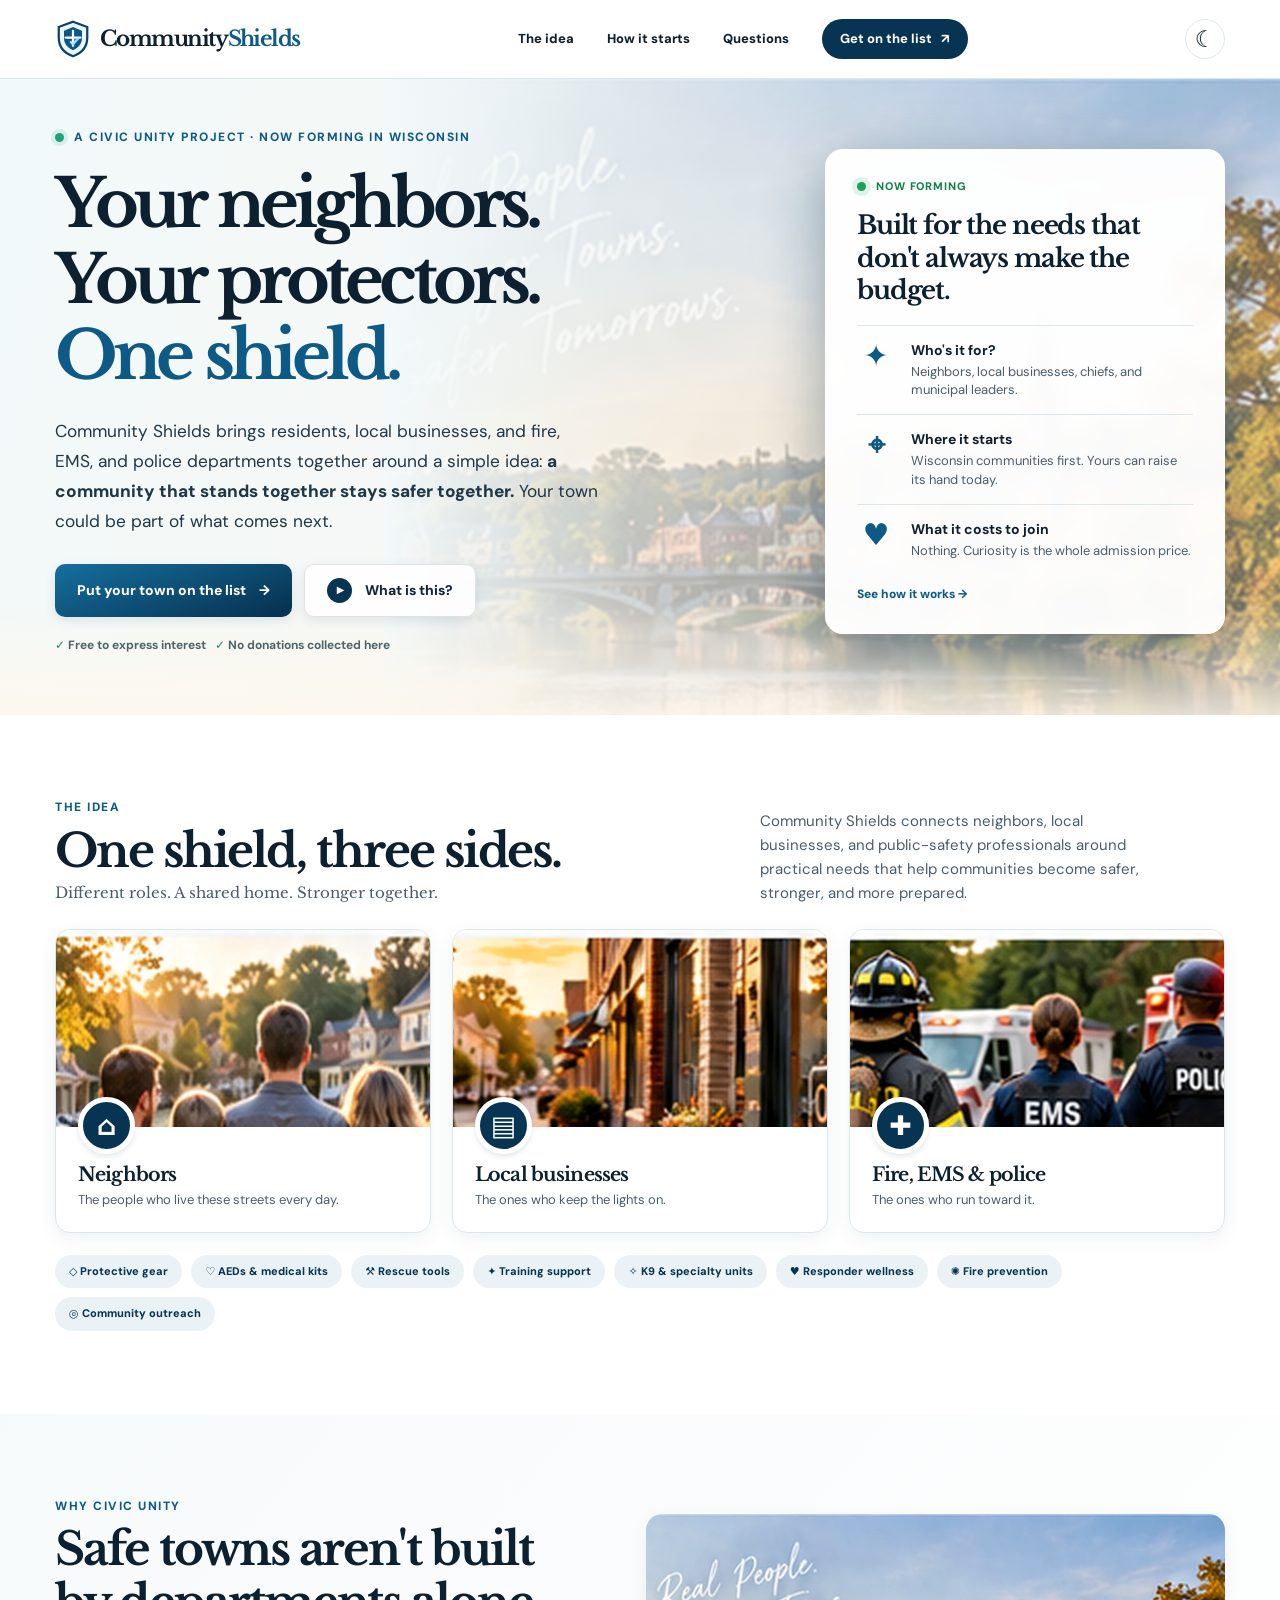
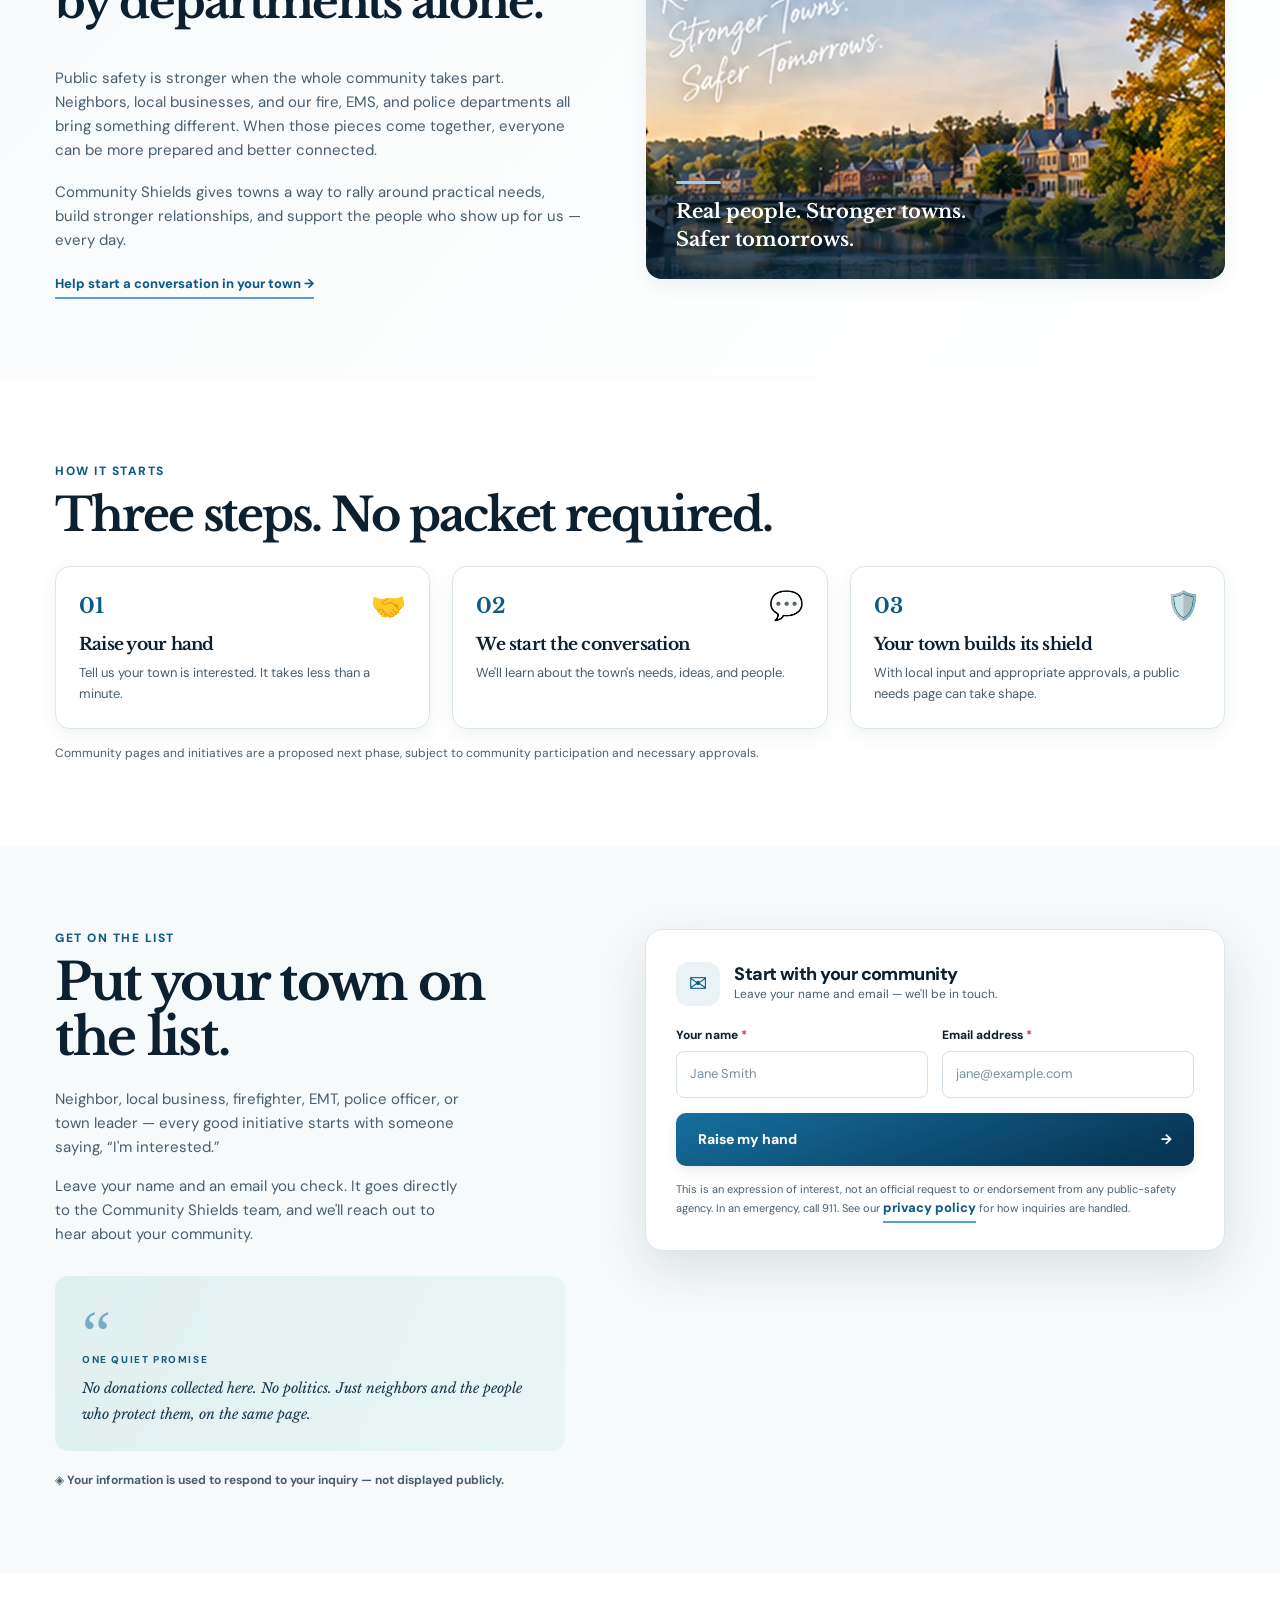
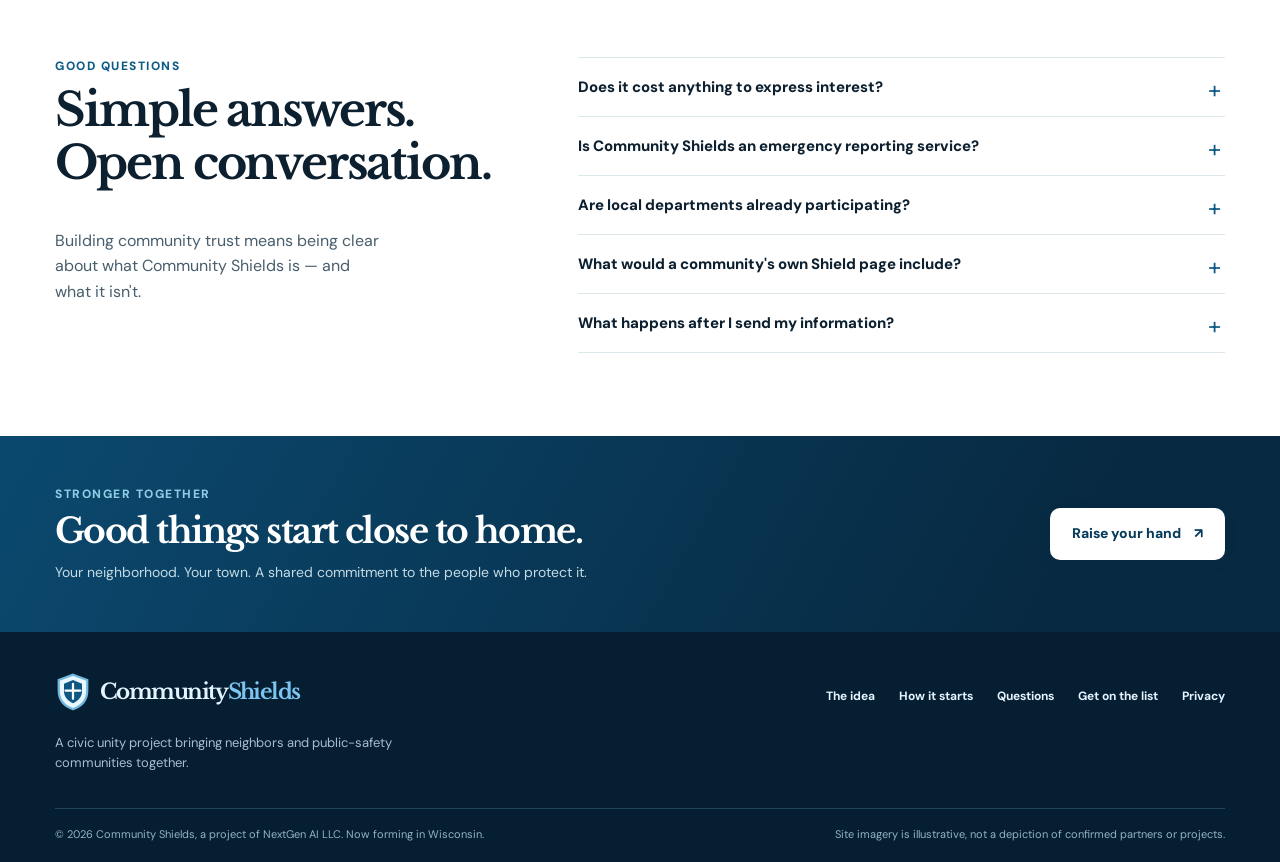
<file: index.html>
<!doctype html>
<html lang="en" data-theme="light">
<head>
  <meta charset="utf-8">
  <meta name="viewport" content="width=device-width,initial-scale=1">
  <meta name="theme-color" content="#123651">
  <meta name="description" content="Community Shields brings neighbors, local businesses, and fire, EMS and police leaders together to support practical public-safety needs. Help bring a Community Shield to your Wisconsin town.">
  <meta property="og:title" content="Community Shields | Stronger towns. Safer tomorrows.">
  <meta property="og:description" content="Your neighbors. Your protectors. One shield. Now forming in Wisconsin.">
  <meta property="og:type" content="website">
  <meta property="og:image" content="https://communityshields.com/assets/og-image.jpg">
  <meta property="og:image:width" content="1200">
  <meta property="og:image:height" content="630">
  <meta property="og:url" content="https://communityshields.com/">
  <meta property="og:image:alt" content="Illustrative riverfront town and bridge at sunset">
  <link rel="canonical" href="https://communityshields.com/">
  <meta name="twitter:card" content="summary_large_image">
  <meta name="twitter:title" content="Community Shields | Stronger towns. Safer tomorrows.">
  <meta name="twitter:description" content="Your neighbors. Your protectors. One shield. Now forming in Wisconsin.">
  <meta name="twitter:image" content="https://communityshields.com/assets/og-image.jpg">
  <script type="application/ld+json">
  {"@context": "https://schema.org", "@type": "Organization", "name": "Community Shields", "url": "https://communityshields.com/", "logo": "https://communityshields.com/favicon.svg", "description": "A civic unity project bringing neighbors, local businesses, and fire, EMS, and police departments together around practical public-safety needs. Now forming in Wisconsin.", "email": "hello@nextgenerationai360.com", "areaServed": {"@type": "State", "name": "Wisconsin"}}
  </script>
  <title>Community Shields | Your neighbors. Your protectors. One shield.</title>
  <link rel="icon" href="./favicon.svg" type="image/svg+xml">
  <link rel="apple-touch-icon" href="./apple-touch-icon.png">
  <link rel="preload" as="image" href="./assets/river-town.webp" type="image/webp" fetchpriority="high">
  <link rel="preconnect" href="https://fonts.googleapis.com">
  <link rel="preconnect" href="https://fonts.gstatic.com" crossorigin>
  <link href="https://fonts.googleapis.com/css2?family=DM+Sans:wght@400;500;600;700;800&family=Libre+Baskerville:wght@400;700&display=swap" rel="stylesheet">
  <link rel="stylesheet" href="./styles.css">
</head>
<body>
<a class="skip" href="#main">Skip to content</a>
<header class="site-header">
  <div class="container nav-row">
    <a class="brand" href="#top" aria-label="Community Shields home">
      <svg class="logo" viewBox="0 0 48 52" aria-hidden="true"><path d="M24 3 43 10v14c0 12.5-7.6 21-19 25C12.6 45 5 36.5 5 24V10L24 3Z" fill="#eaf7ff" stroke="#0f4266" stroke-width="3"/><path d="M24 10 36 15v10c0 7-4.5 12.6-12 16-7.5-3.4-12-9-12-16V15l12-5Z" fill="#0e5784"/><path d="M24 15v20M14 24h20" stroke="#fff" stroke-width="3" stroke-linecap="round"/><path d="m21 30 3 3 7-8" fill="none" stroke="#a3e1ff" stroke-width="3" stroke-linecap="round" stroke-linejoin="round"/></svg>
      <span>Community<span class="brand-accent">Shields</span></span>
    </a>
    <nav id="primary-nav" class="nav-links" aria-label="Main navigation">
      <a href="#idea">The idea</a><a href="#start">How it starts</a><a href="#questions">Questions</a><a href="#list" class="nav-cta">Get on the list <span aria-hidden="true">↗</span></a>
    </nav>
    <div class="header-actions">
      <button class="theme-btn" id="theme-toggle" type="button" aria-label="Switch to dark theme" aria-pressed="false"><span id="theme-icon" aria-hidden="true">☾</span></button>
      <button class="menu-btn" id="menu-toggle" type="button" aria-label="Open navigation" aria-controls="primary-nav" aria-expanded="false"><span></span><span></span><span></span></button>
    </div>
  </div>
</header>
<main id="main">
<section id="top" class="hero">
  <div class="hero-hills" aria-hidden="true"></div>
  <div class="container hero-layout">
    <div class="hero-copy">
      <div class="eyebrow"><span class="eyebrow-dot"></span>A civic unity project · Now forming in Wisconsin</div>
      <h1>Your neighbors.<br>Your protectors.<br><em>One shield.</em></h1>
      <p>Community Shields brings residents, local businesses, and fire, EMS, and police departments together around a simple idea: <strong>a community that stands together stays safer together.</strong> Your town could be part of what comes next.</p>
      <div class="hero-buttons"><a href="#list" class="button primary">Put your town on the list <span aria-hidden="true">→</span></a><a href="#idea" class="button secondary"><span class="play" aria-hidden="true">▶</span> What is this?</a></div>
      <p class="micro-trust"><span aria-hidden="true">✓</span> Free to express interest &nbsp; <span aria-hidden="true">✓</span> No donations collected here</p>
    </div>
    <aside class="signal-card" aria-label="Project status">
      <div class="status"><span class="pulse"></span> Now forming</div>
      <h2>Built for the needs that don't always make the budget.</h2>
      <div class="signal-item"><span class="signal-ico" aria-hidden="true">✦</span><div><strong>Who's it for?</strong><p>Neighbors, local businesses, chiefs, and municipal leaders.</p></div></div>
      <div class="signal-item"><span class="signal-ico" aria-hidden="true">⌖</span><div><strong>Where it starts</strong><p>Wisconsin communities first. Yours can raise its hand today.</p></div></div>
      <div class="signal-item"><span class="signal-ico" aria-hidden="true">♥</span><div><strong>What it costs to join</strong><p>Nothing. Curiosity is the whole admission price.</p></div></div>
      <a href="#start" class="signal-link">See how it works <span aria-hidden="true">→</span></a>
    </aside>
  </div>
</section>
<section id="idea" class="section ideas">
  <div class="container">
    <div class="intro-row"><div><p class="kicker">The idea</p><h2>One shield, three sides.</h2><p class="subheading">Different roles. A shared home. Stronger together.</p></div><p class="intro-summary">Community Shields connects neighbors, local businesses, and public-safety professionals around practical needs that help communities become safer, stronger, and more prepared.</p></div>
    <div class="feature-grid">
      <article class="feature-card"><img loading="lazy" src="./assets/neighbors.webp" width="900" height="280" alt="Illustrative neighborhood scene with community members"/><div class="feature-inner"><span class="feature-icon" aria-hidden="true">⌂</span><h3>Neighbors</h3><p>The people who live these streets every day.</p></div></article>
      <article class="feature-card"><img loading="lazy" src="./assets/business.webp" width="720" height="296" alt="Illustrative small-town local storefront"/><div class="feature-inner"><span class="feature-icon" aria-hidden="true">▤</span><h3>Local businesses</h3><p>The ones who keep the lights on.</p></div></article>
      <article class="feature-card"><img loading="lazy" src="./assets/responders.webp" width="720" height="296" alt="Illustration of firefighters, EMS and police first responders"/><div class="feature-inner"><span class="feature-icon" aria-hidden="true">✚</span><h3>Fire, EMS &amp; police</h3><p>The ones who run toward it.</p></div></article>
    </div>
    <div class="support-pills" aria-label="Examples of potential community support"><span>◇ Protective gear</span><span>♡ AEDs &amp; medical kits</span><span>⚒ Rescue tools</span><span>✦ Training support</span><span>✧ K9 &amp; specialty units</span><span>♥ Responder wellness</span><span>✺ Fire prevention</span><span>◎ Community outreach</span></div>
  </div>
</section>
<section class="section story">
  <div class="container story-grid"><div class="story-copy"><p class="kicker">Why civic unity</p><h2>Safe towns aren't built by departments alone.</h2><p>Public safety is stronger when the whole community takes part. Neighbors, local businesses, and our fire, EMS, and police departments all bring something different. When those pieces come together, everyone can be more prepared and better connected.</p><p>Community Shields gives towns a way to rally around practical needs, build stronger relationships, and support the people who show up for us — every day.</p><a class="underlink" href="#list">Help start a conversation in your town <span aria-hidden="true">→</span></a></div><div class="story-photo"><img loading="lazy" src="./assets/river-town.webp" width="1250" height="690" alt="Illustrative riverfront town and bridge at sunset; not a photograph of a specific community"/><div class="photo-caption"><span class="little-line"></span>Real people. Stronger towns.<br>Safer tomorrows.</div></div></div>
</section>
<section id="start" class="section process"><div class="container"><p class="kicker">How it starts</p><h2>Three steps. No packet required.</h2><div class="steps">
  <article class="step"><div class="step-top"><span class="step-num">01</span><span class="step-emoji" aria-hidden="true">🤝</span></div><h3>Raise your hand</h3><p>Tell us your town is interested. It takes less than a minute.</p></article>
  <article class="step"><div class="step-top"><span class="step-num">02</span><span class="step-emoji" aria-hidden="true">💬</span></div><h3>We start the conversation</h3><p>We'll learn about the town's needs, ideas, and people.</p></article>
  <article class="step"><div class="step-top"><span class="step-num">03</span><span class="step-emoji" aria-hidden="true">🛡️</span></div><h3>Your town builds its shield</h3><p>With local input and appropriate approvals, a public needs page can take shape.</p></article>
</div><p class="process-note">Community pages and initiatives are a proposed next phase, subject to community participation and necessary approvals.</p></div></section>
<section id="list" class="section join"><div class="container join-grid"><div class="join-copy"><p class="kicker">Get on the list</p><h2>Put your town on the list.</h2><p>Neighbor, local business, firefighter, EMT, police officer, or town leader — every good initiative starts with someone saying, “I'm interested.”</p><p>Leave your name and an email you check. It goes directly to the Community Shields team, and we'll reach out to hear about your community.</p><blockquote><span class="quote-mark">“</span><span class="quote-eyebrow">One quiet promise</span><p>No donations collected here. No politics. Just neighbors and the people who protect them, on the same page.</p></blockquote><div class="contact-trust"><span aria-hidden="true">◈</span> Your information is used to respond to your inquiry — not displayed publicly.</div></div>
  <div class="form-card">
    <div class="form-topline"><span class="form-ring">✉</span><div><h3>Start with your community</h3><p>Leave your name and email — we'll be in touch.</p></div></div>
    <form id="interest-form" action="https://formspree.io/f/mvkapjjd" method="POST" novalidate>
      <input type="hidden" name="_subject" value="New Community Shields interest inquiry">
      <div class="trap" aria-hidden="true"><label for="website">Leave this field blank</label><input id="website" name="_gotcha" type="text" autocomplete="off" tabindex="-1"></div>
      <div class="fields-two"><div class="field"><label for="name">Your name <span aria-hidden="true">*</span></label><input id="name" name="name" type="text" autocomplete="name" placeholder="Jane Smith" minlength="2" maxlength="120" required></div><div class="field"><label for="email">Email address <span aria-hidden="true">*</span></label><input id="email" name="email" type="email" autocomplete="email" placeholder="jane@example.com" maxlength="254" required></div></div>
      <button class="button primary submit" id="submit-button" type="submit"><span id="submit-label">Raise my hand</span><span aria-hidden="true" id="submit-arrow">→</span></button>
      <div class="form-feedback" id="form-feedback" role="status" aria-live="polite" hidden></div>
      
      <p class="fineprint">This is an expression of interest, not an official request to or endorsement from any public-safety agency. In an emergency, call 911. See our <a class="underlink" href="/privacy">privacy policy</a> for how inquiries are handled.</p>
    </form>
  </div>
</div></section>
<section id="questions" class="section faq"><div class="container faq-grid"><div><p class="kicker">Good questions</p><h2>Simple answers.<br>Open conversation.</h2><p class="faq-lede">Building community trust means being clear about what Community Shields is — and what it isn't.</p></div><div class="faqs"><details><summary>Does it cost anything to express interest?</summary><p>No. Joining this interest list is free, and this website does not accept donations or payments.</p></details><details><summary>Is Community Shields an emergency reporting service?</summary><p>No. This site is for civic collaboration and potential public-safety support projects. For emergencies, call 911 or your local emergency number.</p></details><details><summary>Are local departments already participating?</summary><p>Community Shields is forming. Interest submissions are not proof of any department's approval, affiliation, funding, or partnership. Collaborations would be confirmed directly with participating organizations.</p></details><details><summary>What would a community's own Shield page include?</summary><p>A future page could highlight locally verified needs, approved initiatives, community partners, and updates on progress. Specific features and publication would depend on local input and permissions.</p></details><details><summary>What happens after I send my information?</summary><p>Your name and email are delivered to the project team's inbox, and they'll reach out. There is no automatic enrollment or obligation.</p></details></div></div></section>
<section class="closer"><div class="container closer-inner"><div><p class="kicker">Stronger together</p><h2>Good things start close to home.</h2><p>Your neighborhood. Your town. A shared commitment to the people who protect it.</p></div><a href="#list" class="button light">Raise your hand <span aria-hidden="true">↗</span></a></div></section>
</main>
<footer class="footer"><div class="container footer-main"><div><a href="#top" class="brand footer-brand" aria-label="Community Shields home"><svg class="logo" viewBox="0 0 48 52" aria-hidden="true"><path d="M24 3 43 10v14c0 12.5-7.6 21-19 25C12.6 45 5 36.5 5 24V10L24 3Z" fill="#eaf7ff" stroke="#70badf" stroke-width="3"/><path d="M24 10 36 15v10c0 7-4.5 12.6-12 16-7.5-3.4-12-9-12-16V15l12-5Z" fill="#0e5784"/><path d="M24 15v20M14 24h20" stroke="#fff" stroke-width="3" stroke-linecap="round"/></svg><span>Community<span class="brand-accent">Shields</span></span></a><p>A civic unity project bringing neighbors and public-safety communities together.</p></div><div class="footer-menu"><a href="#idea">The idea</a><a href="#start">How it starts</a><a href="#questions">Questions</a><a href="#list">Get on the list</a><a href="/privacy">Privacy</a></div></div><div class="container footer-base"><p>© <span id="year">2026</span> Community Shields, a project of NextGen AI LLC. Now forming in Wisconsin.</p><p>Site imagery is illustrative, not a depiction of confirmed partners or projects.</p></div></footer>
<script src="./wi-places.js" defer></script>
<script src="./script.js" defer></script>
</body></html>
</file>
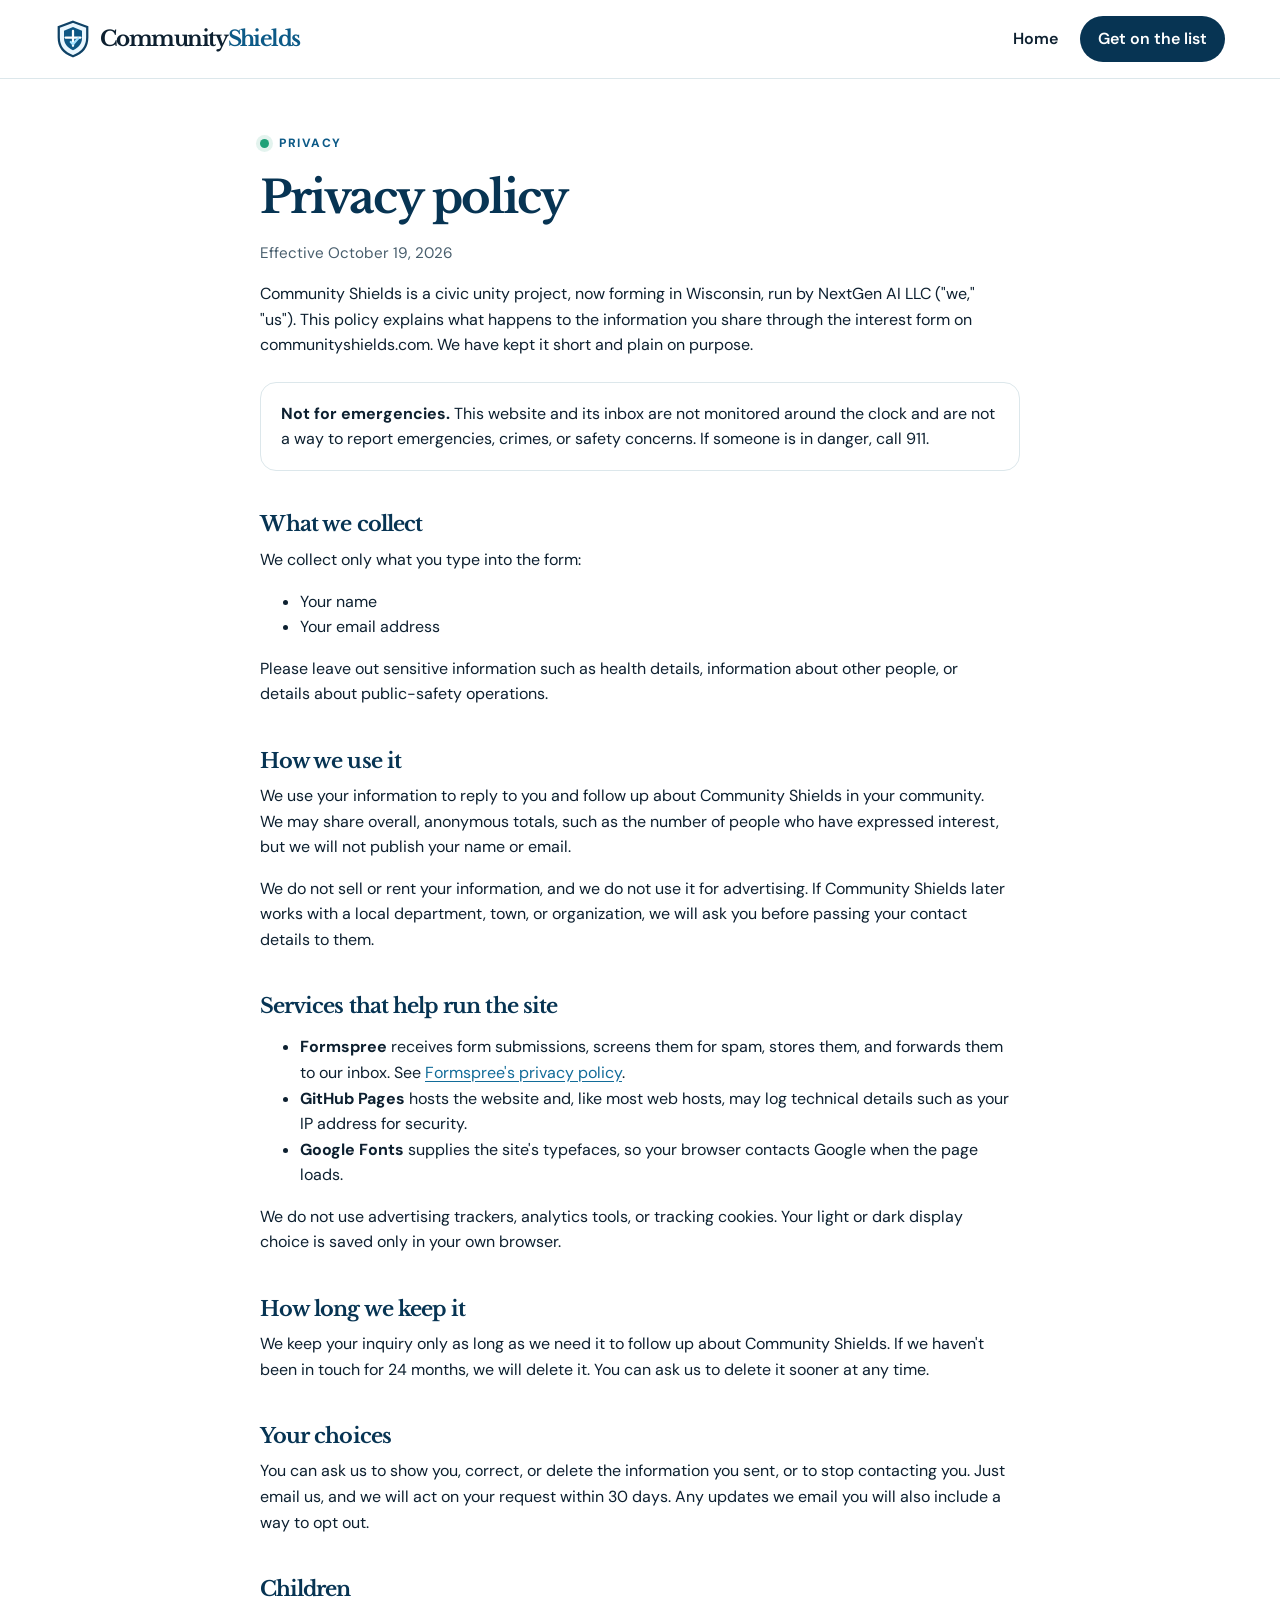
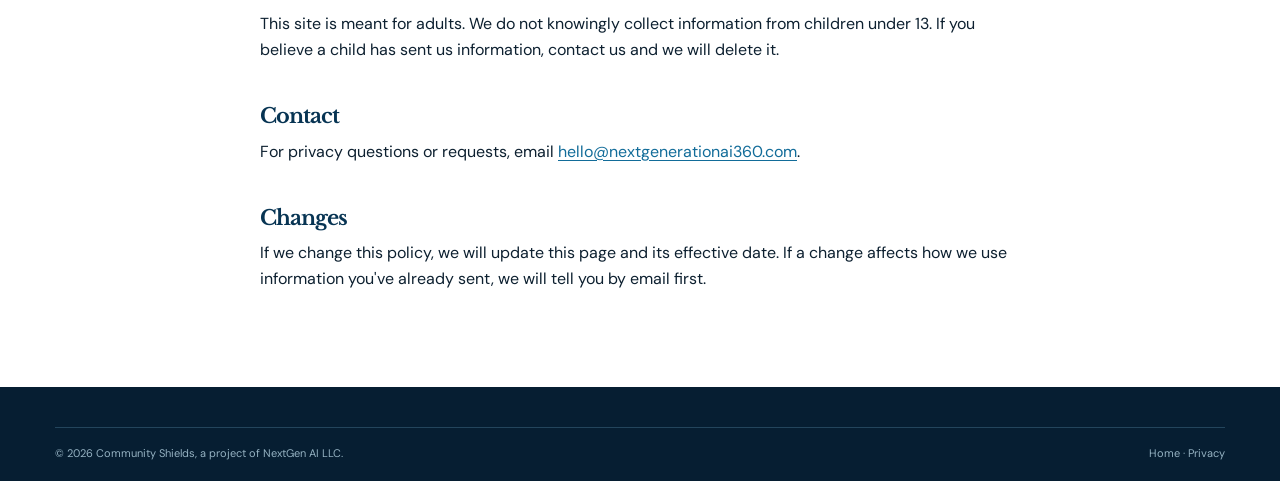
<file: privacy.html>
<!doctype html>
<html lang="en" data-theme="light">
<head>
  <meta charset="utf-8">
  <meta name="viewport" content="width=device-width,initial-scale=1">
  <meta name="theme-color" content="#123651">
  <meta name="description" content="How Community Shields handles information shared through its interest form.">
  <link rel="canonical" href="https://communityshields.com/privacy">
  <title>Privacy Policy | Community Shields</title>
  <link rel="icon" href="/favicon.svg" type="image/svg+xml">
  <link rel="preconnect" href="https://fonts.googleapis.com">
  <link rel="preconnect" href="https://fonts.gstatic.com" crossorigin>
  <link href="https://fonts.googleapis.com/css2?family=DM+Sans:wght@400;500;600;700;800&family=Libre+Baskerville:wght@400;700&display=swap" rel="stylesheet">
  <link rel="stylesheet" href="/styles.css">
  <script>try{if(localStorage.getItem('community-shields-theme')==='dark')document.documentElement.setAttribute('data-theme','dark')}catch(e){}</script>
  <style>
    .doc{padding:56px 0 80px}.doc .container{max-width:760px}
    .doc h1{font-family:var(--display);color:var(--navy);font-size:clamp(2rem,4vw,2.8rem);line-height:1.15;margin:.2em 0 .4em}
    .doc h2{font-family:var(--display);color:var(--navy);font-size:1.3rem;margin:2em 0 .5em}
    .doc p,.doc li{color:var(--ink);max-width:68ch}.doc .updated{color:var(--muted);font-size:.95rem}
    .doc a{color:var(--blue);text-decoration:underline;text-underline-offset:3px}
    .doc .callout{background:var(--card);border:1px solid var(--line);border-radius:var(--radius);padding:18px 20px;margin:24px 0}
    [data-theme='dark'] .doc h1,[data-theme='dark'] .doc h2{color:var(--ink)}
    .simple-nav{display:flex;gap:22px;align-items:center}.simple-nav a{text-decoration:none;font-weight:600;white-space:nowrap}.simple-nav a:not(.nav-cta){color:var(--ink)}.simple-nav .nav-cta{color:#fff}.doc{min-height:calc(100vh - 220px)}@media(max-width:760px){.simple-nav{gap:14px}.simple-nav a:not(.nav-cta){display:none}.simple-nav .nav-cta{padding:9px 14px;font-size:.92rem}}
  </style>
</head>
<body>
<a class="skip" href="#main">Skip to content</a>
<header class="site-header">
  <div class="container nav-row">
    <a class="brand" href="/" aria-label="Community Shields home"><svg class="logo" viewBox="0 0 48 52" aria-hidden="true"><path d="M24 3 43 10v14c0 12.5-7.6 21-19 25C12.6 45 5 36.5 5 24V10L24 3Z" fill="#eaf7ff" stroke="#0f4266" stroke-width="3"/><path d="M24 10 36 15v10c0 7-4.5 12.6-12 16-7.5-3.4-12-9-12-16V15l12-5Z" fill="#0e5784"/><path d="M24 15v20M14 24h20" stroke="#fff" stroke-width="3" stroke-linecap="round"/><path d="m21 30 3 3 7-8" fill="none" stroke="#a3e1ff" stroke-width="3" stroke-linecap="round" stroke-linejoin="round"/></svg><span>Community<span class="brand-accent">Shields</span></span></a>
    <nav class="simple-nav" aria-label="Main navigation"><a href="/">Home</a><a href="/#list" class="nav-cta">Get on the list</a></nav>
  </div>
</header>
<main id="main" class="doc"><div class="container">
<div class="eyebrow"><span class="eyebrow-dot"></span>Privacy</div>
<h1>Privacy policy</h1>
<p class="updated">Effective October 19, 2026</p>
<p>Community Shields is a civic unity project, now forming in Wisconsin, run by NextGen AI LLC ("we," "us"). This policy explains what happens to the information you share through the interest form on communityshields.com. We have kept it short and plain on purpose.</p>
<div class="callout"><strong>Not for emergencies.</strong> This website and its inbox are not monitored around the clock and are not a way to report emergencies, crimes, or safety concerns. If someone is in danger, call 911.</div>
<h2>What we collect</h2>
<p>We collect only what you type into the form:</p>
<ul><li>Your name</li><li>Your email address</li></ul>
<p>Please leave out sensitive information such as health details, information about other people, or details about public-safety operations.</p>
<h2>How we use it</h2>
<p>We use your information to reply to you and follow up about Community Shields in your community. We may share overall, anonymous totals, such as the number of people who have expressed interest, but we will not publish your name or email.</p>
<p>We do not sell or rent your information, and we do not use it for advertising. If Community Shields later works with a local department, town, or organization, we will ask you before passing your contact details to them.</p>
<h2>Services that help run the site</h2>
<ul>
<li><strong>Formspree</strong> receives form submissions, screens them for spam, stores them, and forwards them to our inbox. See <a href="https://formspree.io/legal/privacy-policy" rel="noopener">Formspree's privacy policy</a>.</li>
<li><strong>GitHub Pages</strong> hosts the website and, like most web hosts, may log technical details such as your IP address for security.</li>
<li><strong>Google Fonts</strong> supplies the site's typefaces, so your browser contacts Google when the page loads.</li>
</ul>
<p>We do not use advertising trackers, analytics tools, or tracking cookies. Your light or dark display choice is saved only in your own browser.</p>
<h2>How long we keep it</h2>
<p>We keep your inquiry only as long as we need it to follow up about Community Shields. If we haven't been in touch for 24 months, we will delete it. You can ask us to delete it sooner at any time.</p>
<h2>Your choices</h2>
<p>You can ask us to show you, correct, or delete the information you sent, or to stop contacting you. Just email us, and we will act on your request within 30 days. Any updates we email you will also include a way to opt out.</p>
<h2>Children</h2>
<p>This site is meant for adults. We do not knowingly collect information from children under 13. If you believe a child has sent us information, contact us and we will delete it.</p>
<h2>Contact</h2>
<p>For privacy questions or requests, email <a href="mailto:hello@nextgenerationai360.com">hello@nextgenerationai360.com</a>.</p>
<h2>Changes</h2>
<p>If we change this policy, we will update this page and its effective date. If a change affects how we use information you've already sent, we will tell you by email first.</p>
</div></main>
<footer class="footer"><div class="container footer-base"><p>© <span id="year">2026</span> Community Shields, a project of NextGen AI LLC.</p><p><a href="/" style="color:inherit">Home</a> · <a href="/privacy" style="color:inherit">Privacy</a></p></div></footer>
<script>document.getElementById('year').textContent=new Date().getFullYear();</script>
</body>
</html>
</file>
<file: styles.css>
:root{color-scheme:light;--paper:#fff;--bg:#f7fafb;--ink:#0d2030;--muted:#485e6d;--navy:#073453;--navy2:#0d5a87;--blue:#126c99;--line:#dce7eb;--chip:#eaf2f5;--card:#fff;--shadow:0 18px 50px rgba(6,40,59,.12);--shadowsoft:0 6px 20px rgba(15,55,79,.065);--radius:16px;--font:'DM Sans',system-ui,-apple-system,BlinkMacSystemFont,'Segoe UI',sans-serif;--display:'Libre Baskerville',Georgia,serif}
*,*::before,*::after{box-sizing:border-box}html{scroll-behavior:smooth;scroll-padding-top:95px}body{margin:0;background:var(--paper);color:var(--ink);font-family:var(--font);font-size:16px;line-height:1.6;-webkit-font-smoothing:antialiased}button,input,select,textarea{font:inherit}button{cursor:pointer}a{color:inherit;text-decoration:none}img{max-width:100%;display:block}p,h1,h2,h3{margin-top:0}h1,h2,h3{line-height:1.16;letter-spacing:-.045em}h1,h2{font-family:var(--display);font-weight:700}h2{font-size:clamp(2.05rem,3.6vw,3.2rem)}h3{font-weight:800}.container{width:min(1170px,calc(100% - 72px));margin-inline:auto}.skip{position:absolute;top:-60px;left:1rem;z-index:1000;background:#fff;color:#042f4b;padding:.65rem 1rem;border-radius:10px}.skip:focus{top:1rem}:focus-visible{outline:3px solid #3faff0;outline-offset:4px}.section{padding:83px 0}.site-header{height:78px;position:sticky;top:0;z-index:100;background:color-mix(in srgb,var(--paper) 92%,transparent);box-shadow:0 1px 0 var(--line);backdrop-filter:blur(16px)}.nav-row{height:100%;display:flex;align-items:center;justify-content:space-between;gap:24px}.brand{display:inline-flex;align-items:center;gap:9px;white-space:nowrap;font-family:var(--display);font-size:clamp(1.05rem,1.8vw,1.34rem);font-weight:700;letter-spacing:-.07em}.logo{width:36px;height:40px;flex:none}.brand-accent{color:var(--navy2)}.nav-links{display:flex;gap:33px;align-items:center;font-weight:800;font-size:13px}.nav-links>a:not(.nav-cta):hover,.footer-menu a:hover{color:var(--blue)}.nav-cta{background:var(--navy);border-radius:100px;color:#fff;padding:10px 18px}.nav-cta:hover{background:var(--navy2)}.nav-cta span{padding-left:6px}.header-actions{display:flex;align-items:center;gap:10px}.theme-btn,.menu-btn{border:1px solid var(--line);background:var(--card);color:var(--ink);width:40px;height:40px;display:grid;place-items:center;border-radius:100px}.theme-btn{font-size:23px;line-height:1}.menu-btn{display:none}.menu-btn span{width:17px;height:2px;background:var(--ink);border-radius:4px;margin:-6px 0}.hero{position:relative;overflow:hidden;background:linear-gradient(106deg,#f2f9fa 1%,#f6f8f5 42%,#f5e8d5 100%);isolation:isolate}.hero-hills{position:absolute;inset:0 0 0 30%;z-index:-2;background-image:linear-gradient(90deg,#f2f9fa 0%,rgba(246,248,245,.65) 30%,rgba(242,249,250,.17) 83%),linear-gradient(0deg,rgba(245,232,213,.35),rgba(255,255,255,.09)),url('./assets/river-town.webp');background-size:cover;background-position:center 46%;filter:saturate(.9)}.hero:after{content:"";position:absolute;inset:auto 0 0;height:115px;background:linear-gradient(0deg,rgba(255,248,236,.8),transparent);z-index:-1}.hero-layout{min-height:595px;display:grid;grid-template-columns:minmax(0,1.05fr) minmax(320px,.77fr);gap:52px;align-items:center;padding:50px 0 60px}.hero-copy{max-width:650px}.eyebrow,.kicker{text-transform:uppercase;font-weight:800;letter-spacing:.125em;color:var(--navy2);font-size:12px;line-height:1.5}.eyebrow{display:flex;align-items:center;gap:10px;margin-bottom:20px}.eyebrow-dot{width:9px;height:9px;border-radius:50%;background:#20a178;box-shadow:0 0 0 4px #20a17820}.hero h1{font-size:clamp(2.7rem,5.2vw,5.3rem);line-height:1.14;margin-bottom:22px;letter-spacing:-.073em;white-space:nowrap}.hero h1 em{color:var(--navy2);font-style:normal}.hero-copy>p:not(.micro-trust){font-size:clamp(1rem,1.35vw,1.15rem);line-height:1.75;max-width:545px;color:#1f3747}.hero-copy strong{font-weight:800}.hero-buttons{display:flex;flex-wrap:wrap;gap:12px;margin-top:27px}.button{display:inline-flex;align-items:center;justify-content:center;gap:13px;min-height:52px;border:0;border-radius:10px;padding:13px 22px;line-height:1.2;font-size:14px;font-weight:800;transition:transform .18s,background .18s,box-shadow .18s;box-shadow:0 4px 12px #0d34521a}.button:hover{transform:translateY(-2px)}.primary{background:linear-gradient(160deg,#156f9e,#073453 93%);color:white}.primary:hover{background:linear-gradient(140deg,#1c80af,#0b4166)}.secondary{background:rgba(255,255,255,.9);border:1px solid #dbe3e9;color:#12273c}.play{display:inline-grid;place-items:center;border-radius:50%;width:25px;height:25px;background:var(--navy);color:white;font-size:10px;padding-left:2px}.micro-trust{font-size:12px!important;font-weight:700;color:#50646a!important;margin:19px 0 0}.micro-trust span{color:#268566}.signal-card{background:color-mix(in srgb,var(--card) 96%,transparent);border:1px solid rgba(255,255,255,.7);box-shadow:0 18px 60px #092d4260;border-radius:18px;padding:28px 31px;max-width:400px;justify-self:end;backdrop-filter:blur(8px)}.status{color:#11834a;text-transform:uppercase;font-weight:800;font-size:11px;letter-spacing:.08em;display:flex;gap:10px;align-items:center}.pulse{background:#1aa255;box-shadow:0 0 0 5px #1ca25520;width:9px;height:9px;border-radius:50%}.signal-card h2{font-size:clamp(1.32rem,2vw,1.75rem);letter-spacing:-.045em;line-height:1.27;margin:14px 0 18px}.signal-item{display:flex;gap:16px;align-items:flex-start;padding:15px 0;border-top:1px solid var(--line)}.signal-ico{width:38px;flex:none;color:var(--navy2);font-size:30px;font-weight:800;text-align:center;line-height:1}.signal-item strong{font-size:14px;display:block;line-height:1.35}.signal-item p{font-size:13px;line-height:1.42;color:var(--muted);margin:3px 0 0}.signal-link{font-size:12px;color:var(--navy2);font-weight:800;display:inline-block;margin-top:9px}.intro-row{display:grid;grid-template-columns:1fr .72fr;align-items:end;gap:60px;margin-bottom:24px}.kicker{margin-bottom:8px}.intro-row h2{margin-bottom:3px}.subheading{font-family:var(--display);color:var(--muted);margin:4px 0 0;font-size:15px}.intro-summary{font-size:15px;color:var(--muted);max-width:410px;margin:0}.feature-grid{display:grid;grid-template-columns:repeat(3,minmax(0,1fr));gap:21px}.feature-card{border-radius:15px;background:var(--card);border:1px solid var(--line);overflow:hidden;box-shadow:var(--shadowsoft);transition:transform .2s,box-shadow .2s}.feature-card:hover{transform:translateY(-3px);box-shadow:var(--shadow)}.feature-card img{width:100%;height:197px;object-fit:cover;object-position:center}.feature-inner{padding:0 22px 22px;position:relative}.feature-icon{display:grid;place-items:center;width:57px;height:57px;border:5px solid var(--card);background:var(--navy);color:#fff;border-radius:50%;font-size:27px;font-weight:800;margin-top:-30px;position:relative;box-shadow:0 3px 5px #092c481a}.feature-inner h3{font-family:var(--display);font-size:1.19rem;margin:10px 0 4px}.feature-inner p{color:var(--muted);font-size:13px;line-height:1.5;margin:0}.support-pills{display:flex;flex-wrap:wrap;gap:9px;margin-top:22px}.support-pills span{display:inline-flex;align-items:center;background:var(--chip);color:var(--navy);border-radius:99px;padding:8px 14px;font-size:11px;font-weight:800}.story{background:linear-gradient(130deg,var(--bg),var(--paper))}.story-grid{display:grid;grid-template-columns:1fr 1.1fr;gap:65px;align-items:center}.story-copy h2{font-size:clamp(2.2rem,3.55vw,3.55rem)}.story-copy>p:not(.kicker){color:var(--muted);font-size:15px;margin-bottom:18px}.underlink{font-weight:800;font-size:13px;color:var(--navy2);border-bottom:2px solid #5da0c7;padding-bottom:5px}.story-photo{border-radius:16px;overflow:hidden;position:relative;box-shadow:var(--shadowsoft);height:365px}.story-photo img{width:100%;height:100%;object-fit:cover;object-position:center}.photo-caption{position:absolute;bottom:0;left:0;right:0;padding:36px 30px 26px;background:linear-gradient(0deg,rgba(7,36,54,.87),transparent);font-family:var(--display);font-size:1.22rem;font-weight:700;color:#fff;line-height:1.4}.little-line{display:block;width:45px;height:3px;border-radius:3px;background:#94d1ef;margin-bottom:14px}.process .container>h2{margin-bottom:25px}.steps{display:grid;grid-template-columns:repeat(3,minmax(0,1fr));gap:22px}.step{border:1px solid var(--line);border-radius:15px;background:var(--card);padding:23px;box-shadow:var(--shadowsoft)}.step-top{display:flex;align-items:center;justify-content:space-between;margin-bottom:12px}.step-num{font-family:var(--display);font-size:1.3rem;color:var(--navy2);font-weight:700}.step-emoji{font-size:28px;line-height:1.1}.step h3{font-family:var(--display);font-size:1.07rem;margin-bottom:8px}.step p{font-size:13px;line-height:1.6;margin:0;color:var(--muted)}.process-note{font-size:12px;color:var(--muted);margin:15px 0 0}.join{background:var(--bg)}.join-grid{display:grid;grid-template-columns:.88fr 1fr;gap:80px;align-items:start}.join-copy h2{font-size:clamp(2.6rem,4vw,4rem);margin-bottom:21px;line-height:1.08}.join-copy>p:not(.kicker){color:var(--muted);font-size:15px;max-width:415px}.join-copy blockquote{background:linear-gradient(115deg,#e0f0ef,#eaf6f6);color:#16384b;border-radius:13px;margin:30px 0 20px;padding:26px 27px 24px;position:relative}.quote-mark{font-family:Georgia,serif;line-height:1;font-size:65px;color:#77adc2;display:block;height:42px}.quote-eyebrow{display:block;text-transform:uppercase;letter-spacing:.16em;font-size:10px;font-weight:800;color:#1a5d77;margin:8px 0}.join-copy blockquote p{font-family:var(--display);font-size:14px;font-style:italic;line-height:1.85;margin:0}.contact-trust{font-size:12px;color:var(--muted);font-weight:700}.form-card{border:1px solid var(--line);box-shadow:var(--shadow);padding:32px 30px;background:var(--card);border-radius:18px}.form-topline{display:flex;gap:14px;margin-bottom:20px;align-items:center}.form-ring{display:grid;place-items:center;width:44px;height:44px;background:var(--chip);border-radius:13px;color:var(--navy2);font-size:22px}.form-topline h3{font-size:18px;margin:0;letter-spacing:-.03em}.form-topline p{color:var(--muted);font-size:12px;margin:0}.fields-two{display:grid;grid-template-columns:1fr 1fr;gap:14px}.field{margin-bottom:15px}.field label{display:block;font-size:12px;font-weight:800;margin-bottom:6px;color:var(--ink)}.field label span:not(.optional){color:#cc3c45}.field label .optional{font-weight:500;color:var(--muted)}.field input,.field textarea,.field select{width:100%;display:block;border:1px solid #d3e0e5;background:var(--paper);color:var(--ink);border-radius:8px;padding:12px 13px;outline:0;transition:border-color .15s,box-shadow .15s;font-size:13px;min-height:46px}.field textarea{resize:vertical;min-height:106px}.field input:focus,.field textarea:focus,.field select:focus{border-color:#1574a0;box-shadow:0 0 0 3px rgba(21,116,160,.13)}.field input::placeholder,.field textarea::placeholder{color:#78909c}.field input[aria-invalid=true],.field select[aria-invalid=true],.field textarea[aria-invalid=true]{border-color:#b92e38;box-shadow:0 0 0 3px #b92e3820}.consent{display:flex;align-items:flex-start;gap:11px;font-size:12px;line-height:1.5;color:var(--muted);cursor:pointer;margin:0 0 17px}.consent input{margin:3px 0 0;width:17px;height:17px;accent-color:var(--navy2);flex:none}.consent b{color:#cc3c45}.submit{width:100%;min-height:53px;justify-content:space-between}.submit:disabled{opacity:.66;cursor:wait;transform:none}.form-feedback{padding:12px 14px;border-radius:9px;font-size:13px;margin-top:14px;font-weight:700}.form-feedback.error{color:#8d2731;background:#fff0f0;border:1px solid #f1caca}.form-feedback.success{color:#13673d;background:#eaf9f0;border:1px solid #b1dfc3}.form-feedback.info{color:#775417;background:#fff9e6;border:1px solid #ead79c}.draft-panel{border:1px solid var(--line);background:var(--bg);padding:15px;border-radius:10px;margin-top:12px}.draft-panel strong{font-size:14px}.draft-panel p{font-size:12px;color:var(--muted)}.draft-panel textarea{width:100%;background:var(--paper);color:var(--ink);border:1px solid var(--line);padding:10px;border-radius:7px;resize:vertical;font-size:12px;min-height:150px}.copy-btn{background:var(--navy);border:0;color:#fff;border-radius:8px;padding:9px 14px;font-size:13px;font-weight:800;margin-top:8px}.fineprint{color:var(--muted);font-size:11px;line-height:1.55;margin:15px 0 0}.trap{position:absolute;left:-99999px;opacity:0;height:0;overflow:hidden}.faq-grid{display:grid;grid-template-columns:.7fr 1fr;gap:70px;align-items:start}.faq-lede{color:var(--muted);max-width:330px}.faqs details{border-bottom:1px solid var(--line);padding:17px 0}.faqs details:first-child{border-top:1px solid var(--line)}.faqs summary{cursor:pointer;font-weight:800;list-style:none;position:relative;padding-right:34px;font-size:15px}.faqs summary::-webkit-details-marker{display:none}.faqs summary:after{content:'+';position:absolute;right:4px;top:-4px;font-size:24px;font-weight:400;color:var(--navy2)}.faqs details[open] summary:after{content:'−'}.faqs details p{color:var(--muted);font-size:14px;line-height:1.7;margin:12px 22px 4px 0}.closer{background:linear-gradient(120deg,#0b496f,#072941 82%);color:white;padding:49px 0}.closer-inner{display:flex;align-items:center;justify-content:space-between;gap:20px}.closer h2{font-size:clamp(1.7rem,2.7vw,2.5rem);margin:4px 0 10px}.closer .kicker{color:#91cde7}.closer p:not(.kicker){margin:0;color:#c3dbe6;font-size:14px}.light{background:#fff;color:#073b5c;white-space:nowrap}.footer{background:#061e32;color:#e4f4ff;padding:40px 0 18px}.footer-main{display:flex;justify-content:space-between;gap:45px;align-items:start;padding-bottom:34px}.footer-brand .brand-accent{color:#7cc5f0}.footer-main>div>p{font-size:13px;color:#a7becd;max-width:380px;margin:13px 0 0}.footer-menu{display:flex;gap:24px;flex-wrap:wrap;font-size:12px;font-weight:700;padding-top:15px}.footer-base{border-top:1px solid #23455c;display:flex;justify-content:space-between;gap:24px;padding-top:17px;color:#95b2c2;font-size:11px}.footer-base p{margin:0}
[data-theme='dark']{color-scheme:dark;--paper:#0a1b2a;--bg:#0e2535;--ink:#e9f5fc;--muted:#b2c8d7;--navy:#146a93;--navy2:#83c9f0;--blue:#8bd5ff;--line:#2a4759;--chip:#1c3a4d;--card:#132c3e;--shadow:0 18px 50px rgba(0,0,0,.3);--shadowsoft:0 6px 20px rgba(0,0,0,.15)}[data-theme='dark'] .site-header{background:rgba(10,27,42,.92)}[data-theme='dark'] .hero{background:linear-gradient(120deg,#122b3a,#193e52 55%,#153444)}[data-theme='dark'] .hero-hills{opacity:.24;background-image:linear-gradient(90deg,#0e2535,transparent),url('./assets/river-town.webp')}[data-theme='dark'] .hero:after{background:linear-gradient(0deg,rgba(10,27,42,.65),transparent)}[data-theme='dark'] .hero-copy>p:not(.micro-trust){color:#dcebf4}[data-theme='dark'] .micro-trust{color:#b6c8d4!important}[data-theme='dark'] .signal-card{background:rgba(19,44,62,.95);border-color:#355467;box-shadow:0 18px 60px #020f1bc0}[data-theme='dark'] .nav-cta{color:#fff}[data-theme='dark'] .secondary{background:#14354b;border-color:#375a6a;color:#fff}[data-theme='dark'] .story{background:linear-gradient(120deg,#11293a,#0a1b2a)}[data-theme='dark'] .join-copy blockquote{background:#1c3c47;color:#eaf8ff}[data-theme='dark'] .quote-eyebrow{color:#8bd5f0}[data-theme='dark'] .field input,[data-theme='dark'] .field textarea,[data-theme='dark'] .field select{border-color:#335568}[data-theme='dark'] .closer{background:linear-gradient(120deg,#164b70,#06243d)}
@media(max-width:1000px){.hero-layout{gap:28px;grid-template-columns:1.15fr .8fr}.hero h1{font-size:clamp(2.5rem,5.1vw,4.2rem)}.signal-card{padding:22px}.story-grid,.join-grid{gap:36px}.section{padding:65px 0}.nav-links{gap:20px}}
@media(max-width:760px){.container{width:min(100% - 36px,540px)}.site-header{height:69px}.brand{font-size:1.12rem}.logo{width:31px;height:35px}.menu-btn{display:flex;flex-direction:column;align-items:center;justify-content:center}.nav-links{display:none;position:absolute;top:69px;left:0;right:0;background:var(--card);border-bottom:1px solid var(--line);padding:18px 20px 22px;box-shadow:var(--shadowsoft);flex-direction:column;align-items:stretch;gap:6px}.nav-links.open{display:flex}.nav-links a{padding:12px;border-radius:9px}.nav-cta{text-align:center}.hero-layout{grid-template-columns:1fr;gap:25px;padding:49px 0 52px;min-height:0}.hero-hills{inset:0;opacity:.35;background-position:center}.hero h1{font-size:clamp(2.53rem,8.3vw,4rem);white-space:normal}.hero-copy>p:not(.micro-trust){font-size:15px}.signal-card{justify-self:stretch;max-width:none}.signal-item{padding:10px 0}.intro-row,.story-grid,.join-grid,.faq-grid{grid-template-columns:1fr;gap:25px}.feature-grid{grid-template-columns:1fr;gap:17px}.feature-card img{height:195px}.feature-card{max-width:none}.feature-inner{padding-bottom:22px}.story-photo{height:260px}.steps{grid-template-columns:1fr;gap:13px}.step{padding:20px}.join-copy h2 br{display:none}.join-copy blockquote{margin:24px 0}.form-card{padding:23px 19px}.intro-summary{max-width:100%}.closer-inner,.footer-main,.footer-base{flex-direction:column;align-items:flex-start}.closer .light{margin-top:12px}.footer-menu{gap:14px 25px}.footer-base{gap:8px}.section{padding:53px 0}}
@media(max-width:420px){.container{width:calc(100% - 30px)}.brand{font-size:.98rem}.hero-buttons{flex-direction:column}.hero-buttons .button{width:100%}.fields-two{grid-template-columns:1fr;gap:0}.form-card{padding:20px 15px}.micro-trust{line-height:1.7}.support-pills span{font-size:10px}.eyebrow{font-size:10px}.hero h1{font-size:clamp(2.35rem,9.5vw,3rem)}}
@media(prefers-reduced-motion:reduce){html{scroll-behavior:auto}*,*::before,*::after{transition:none!important;animation:none!important}}

.field-hint{font-size:13px;color:var(--muted);margin:2px 0 8px}
.need-chips{display:flex;flex-wrap:wrap;gap:7px;margin:0 0 10px}
.need-chip{display:inline-flex;align-items:center;background:var(--chip);color:var(--navy);border:1px solid var(--line);border-radius:99px;padding:7px 13px;font-size:12px;font-weight:700;font-family:var(--font);cursor:pointer}
.need-chip:hover,.need-chip:focus-visible{background:var(--navy);color:#fff;border-color:var(--navy)}
</file>
